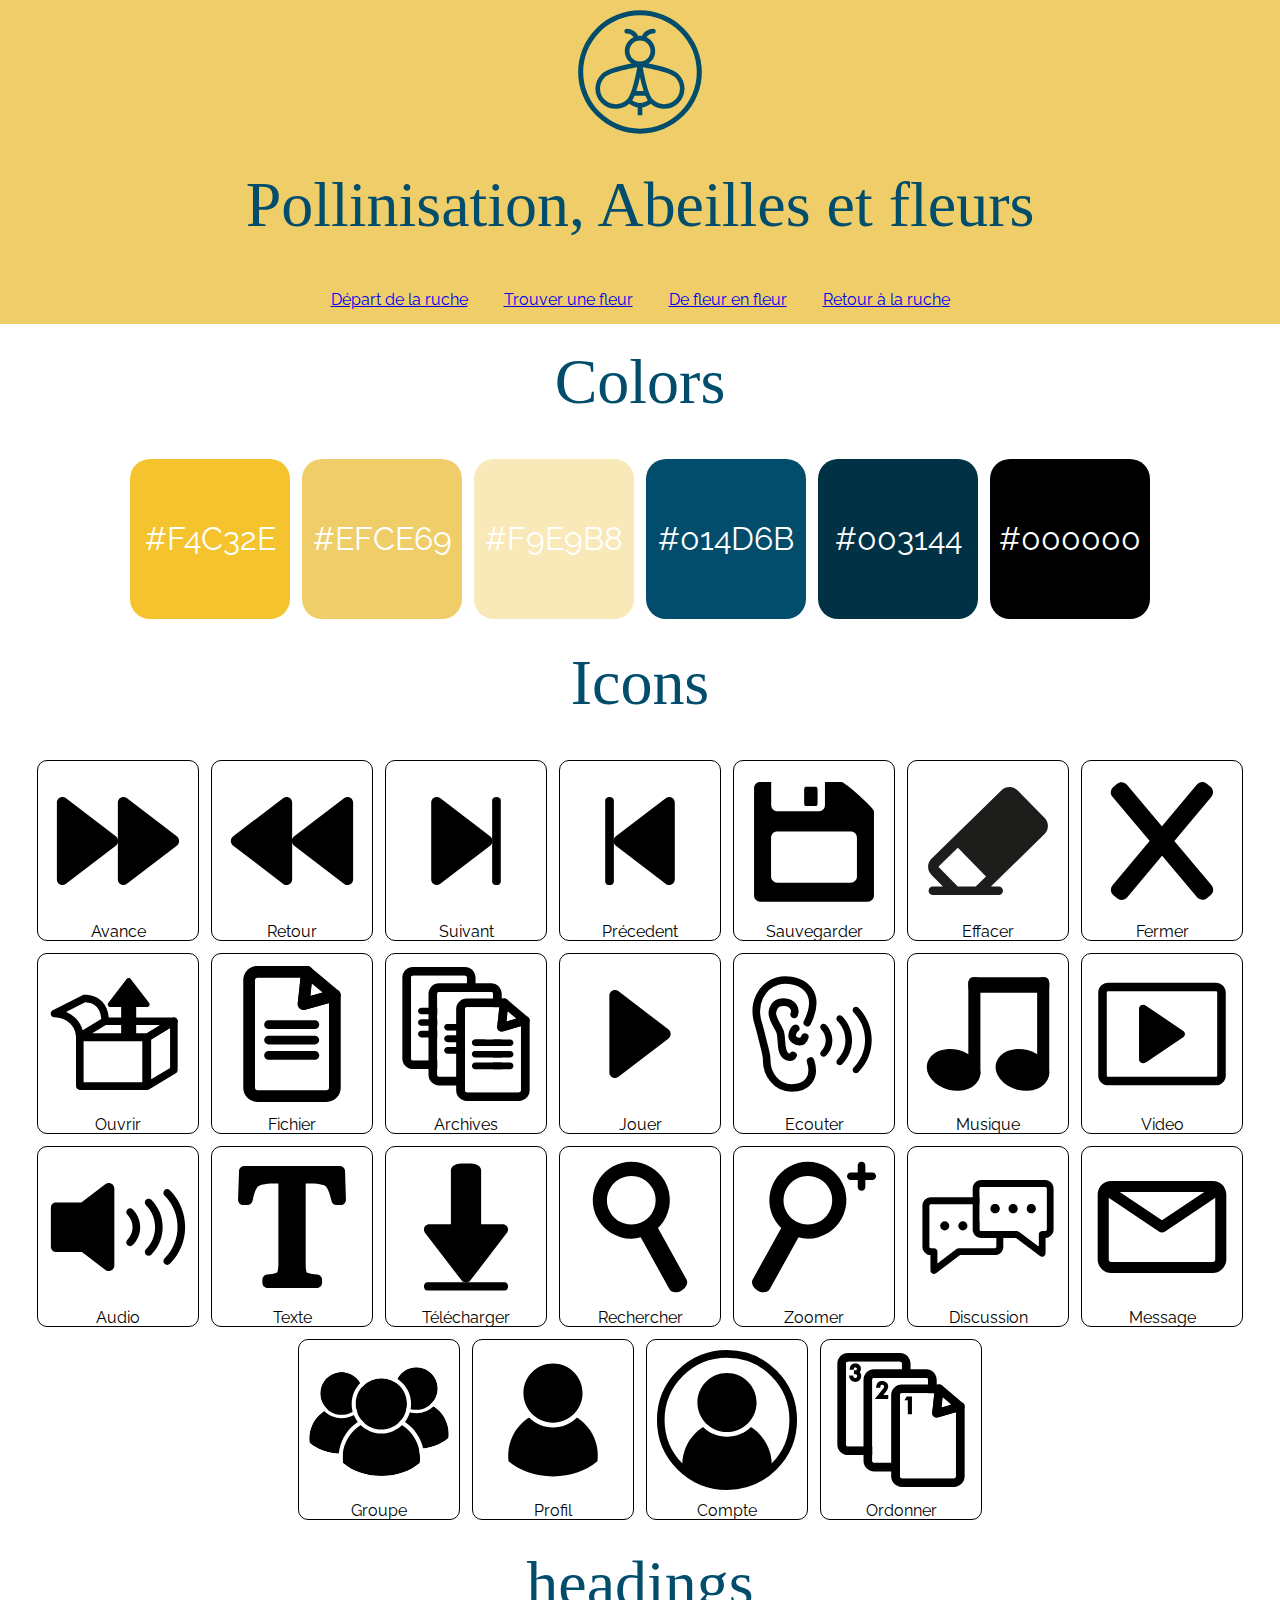
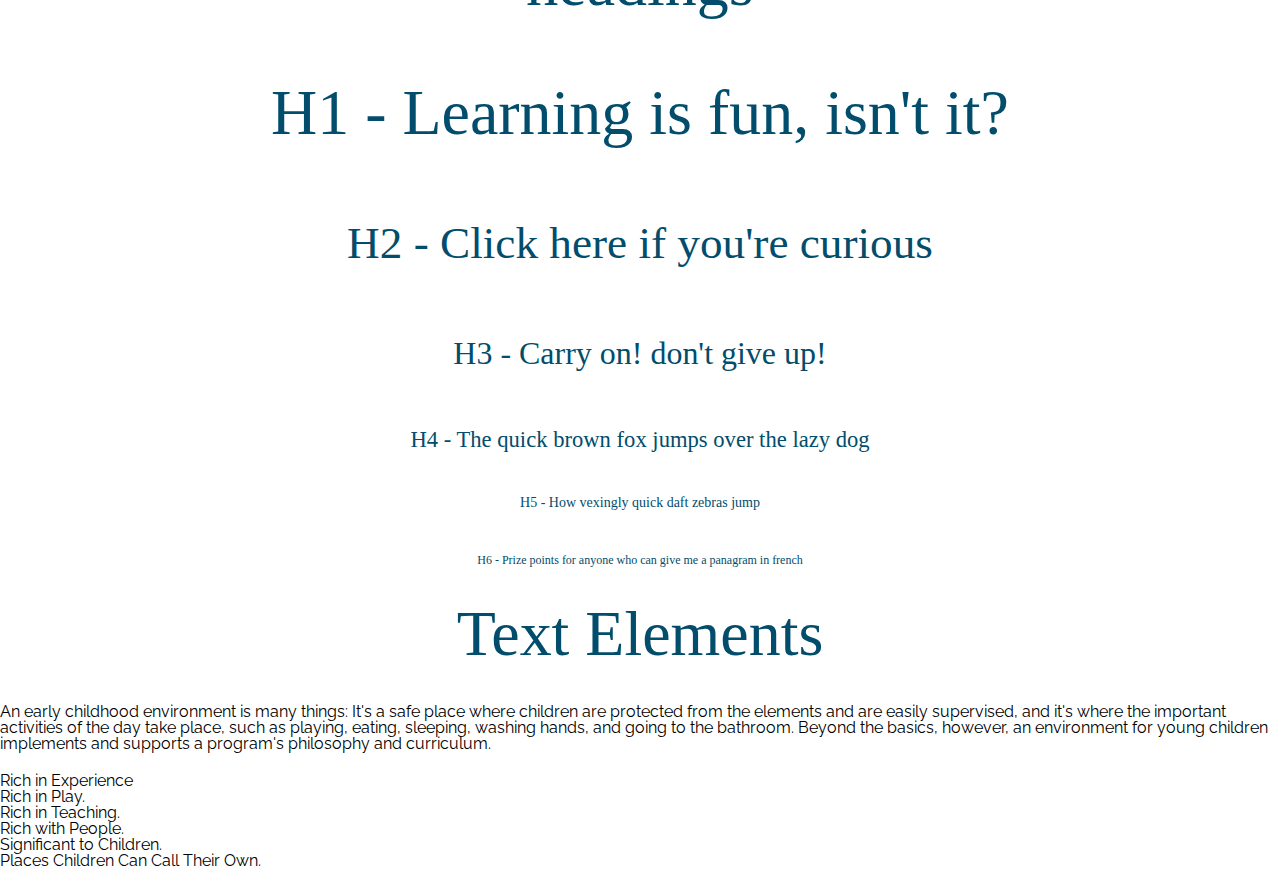
<file: index.html>
<!DOCTYPE html>
<html>

<head>
    <meta charset="utf-8">
    <title>Pollinisation style Guide</title>

<link href="https://fonts.googleapis.com/css?family=Coming+Soon|Raleway" rel="stylesheet">

    <link rel="stylesheet" href="styles/reset.css">
    <link rel="stylesheet" href="styles/styleguide.css">
    <link rel="stylesheet" href="styles/main.css">
    <link rel="stylesheet" href="styles/typo.css">

</head>

<body>

  <header>
    <div id="logo">
      <a href="index.html"><img src="images/logobee.svg" alt="Home of the bee page"></a>
    </div>


    <h1>Pollinisation, Abeilles et fleurs</h1>
    <nav>
      <ul>
        <li><a href="video01.html">Départ de la ruche</a></li>
        <li><a href="video02.html">Trouver une fleur</a></li>
        <li><a href="video03.html">De fleur en fleur</a></li>
        <li><a href="video04.html">Retour à la ruche</a></li>
      </ul>
    </nav>
  </header>



    <section class="color-section">
        <h1>Colors</h1>

        <ul id="colors">
            <li id="color-1">#f4c32e</li>
            <li id="color-2">#efce69</li>
            <li id="color-3">#f9e9b8</li>
            <li id="color-4">#014d6b</li>
            <li id="color-5">#003144</li>
            <li id="color-6">#000000</li>
        </ul>

    </section>



    <h1>Icons</h1>

  <ol>
      <li><span><img src="images/avance.svg" alt="Avance" /></span>Avance</li>
      <li><span><img src="images/retour.svg" alt="Retour" /></span>Retour</li>
      <li><span><img src="images/suivant.svg" alt="Suivant" /></span>Suivant</li>
      <li><span><img src="images/precedent.svg" alt="Précedent" /></span>Précedent</li>
      <li><span><img src="images/sauvegarder.svg" alt="Sauvegarder" /></span>Sauvegarder</li>
      <li><span><img src="images/effacer.svg" alt="Effacer" /></span>Effacer</li>
      <li><span><img src="images/fermer.svg" alt="Fermer" /></span>Fermer</li>
      <li><span><img src="images/ouvrir.svg" alt="Ouvrir" /></span>Ouvrir</li>
      <li><span><img src="images/fichier.svg" alt="Fichier" /></span>Fichier</li>
      <li><span><img src="images/archives.svg" alt="Archives" /></span>Archives</li>
      <li><span><img src="images/jouer.svg" alt="Jouer" /></span>Jouer</li>
      <li><span><img src="images/ecouter.svg" alt="Ecouter" /></span>Ecouter</li>
      <li><span><img src="images/musique.svg" alt="Musique" /></span>Musique</li>
      <li><span><img src="images/video.svg" alt="Video" /></span>Video</li>
      <li><span><img src="images/audio.svg" alt="Audio" /></span>Audio</li>
      <li><span><img src="images/texte.svg" alt="Texte" /></span>Texte</li>
      <li><span><img src="images/telecharge.svg" alt="Télécharger" /></span>Télécharger</li>
      <li><span><img src="images/rechercher.svg" alt="Rechercher" /></span>Rechercher</li>
      <li><span><img src="images/zoomer.svg" alt="Zoomer" /></span>Zoomer</li>
      <li><span><img src="images/discussion.svg" alt="Discussion" /></span>Discussion</li>
      <li><span><img src="images/message.svg" alt="Message" /></span>Message</li>
      <li><span><img src="images/groupe.svg" alt="Groupe" /></span>Groupe</li>
      <li><span><img src="images/profil.svg" alt="Profil" /></span>Profil</li>
      <li><span><img src="images/compte.svg" alt="Compte" /></span>Compte</li>
      <li><span><img src="images/organiser.svg" alt="Ordonner" /></span>Ordonner</li>
  </ol>




    <h1>headings</h1>

    <h1>H1 - Learning is fun, isn't it?</h1>
    <h2>H2 - Click here if you're curious</h2>
    <h3>H3 - Carry on! don't give up!</h3>
    <h4>H4 - The quick brown fox jumps over the lazy dog</h4>
    <h5>H5 - How vexingly quick daft zebras jump</h5>
    <h6>H6 - Prize points for anyone who can give me a panagram in french</h6>

    <h1>Text Elements</h1>

    <p>An early childhood environment is many things: It's a safe place where children are protected from the elements and are easily supervised, and it's where the important activities of the day take place, such as playing, eating, sleeping, washing hands,
        and going to the bathroom. Beyond the basics, however, an environment for young children implements and supports a program's philosophy and curriculum.</p>

    <ul>
      <li>Rich in Experience</li>
      <li>Rich in Play.</li>
      <li>Rich in Teaching. </li>
      <li>Rich with People.</li>
      <li>Significant to Children.</li>
      <li>Places Children Can Call Their Own. </li>
    </ul>

<style type="text/css">body { cursor: url('[data-uri]'), auto; }</style>

</body>

</html>
</file>
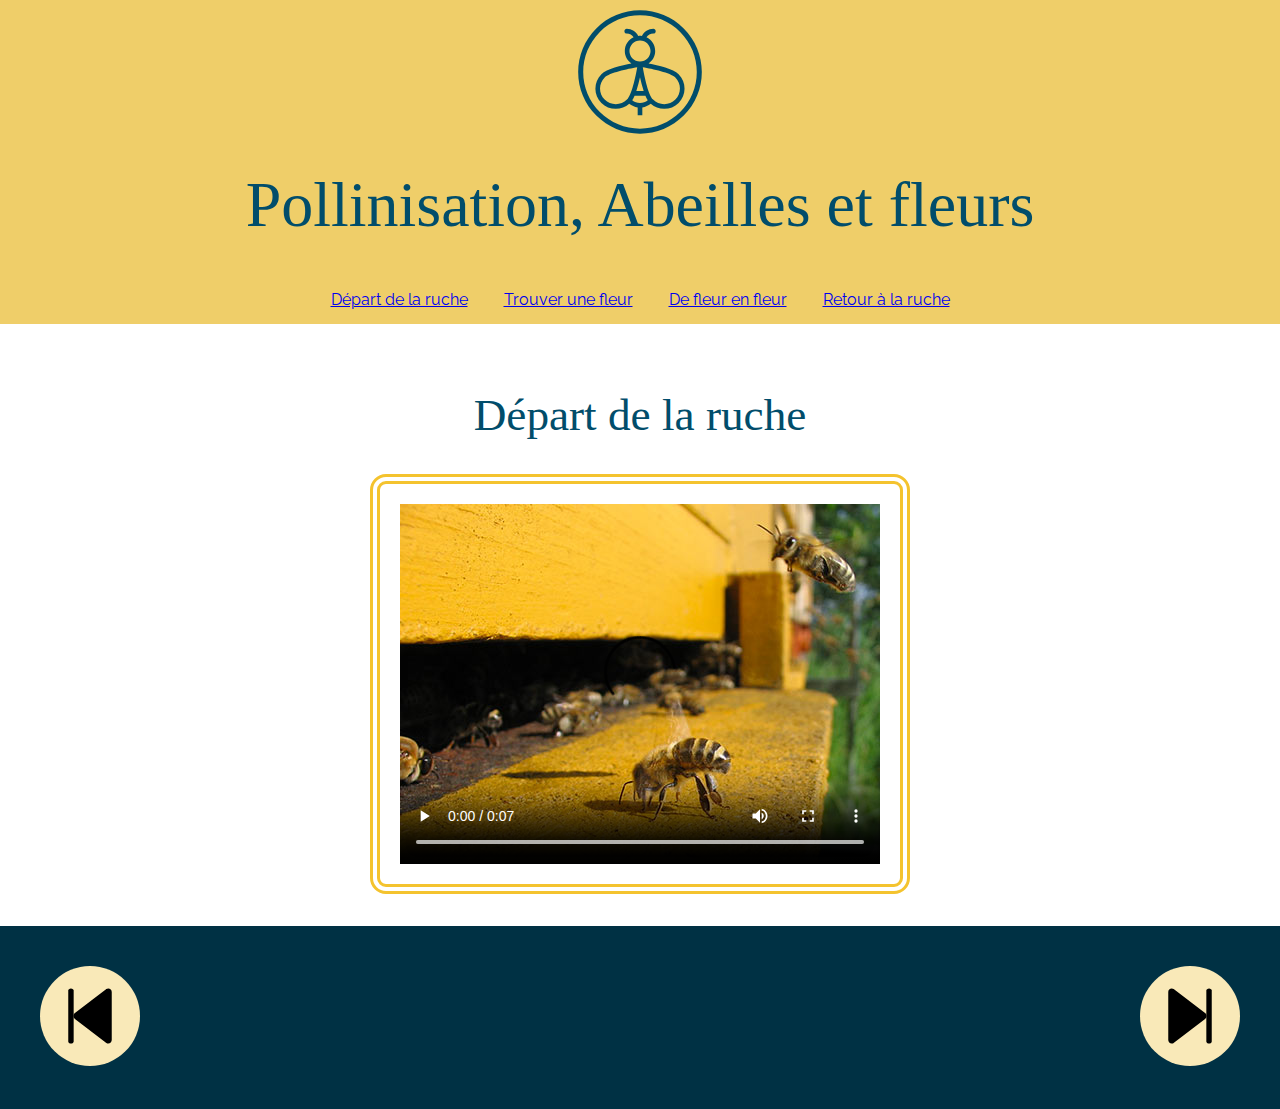
<file: video01.html>
<!DOCTYPE html>
<html>

<head>
    <meta charset="utf-8">
    <title>Pollinisation style Guide</title>

<link href="https://fonts.googleapis.com/css?family=Coming+Soon|Raleway" rel="stylesheet">

    <link rel="stylesheet" href="styles/reset.css">
    <link rel="stylesheet" href="styles/styleguide.css">
    <link rel="stylesheet" href="styles/main.css">
    <link rel="stylesheet" href="styles/typo.css">

</head>

<body>

  <header>
    <div id="logo">
      <a href="index.html"><img src="images/logobee.svg" alt="Home of the bee page"></a>
    </div>


    <h1>Pollinisation, Abeilles et fleurs</h1>
    <nav>
      <ul>
        <li><a href="video01.html">Départ de la ruche</a></li>
        <li><a href="video02.html">Trouver une fleur</a></li>
        <li><a href="video03.html">De fleur en fleur</a></li>
        <li><a href="video04.html">Retour à la ruche</a></li>
      </ul>
    </nav>
  </header>


<h2>Départ de la ruche</h2>

<video controls
       loop
       poster="images/honeybee-hive.jpg">
  <source src="media/bee-video01.mp4" type="video/mp4">
  <source src="media/bee-video01.webm" type="video/webm">
  <p>Your browser doesn't support HTML5 video. Here is a <a href="rabbit320.mp4">link to the video</a> instead.</p>
</video>

<div class="page-navigation-block">
<a href="video04.html" class="previous"><img src="images/precedent.svg" alt="Précedent" /></a>
<a href="video02.html" class="next"><img src="images/suivant.svg" alt="Suivant" /></a>
</div>

<style type="text/css">body { cursor: url('[data-uri]'), auto; }</style>


</body>

</html>
</file>
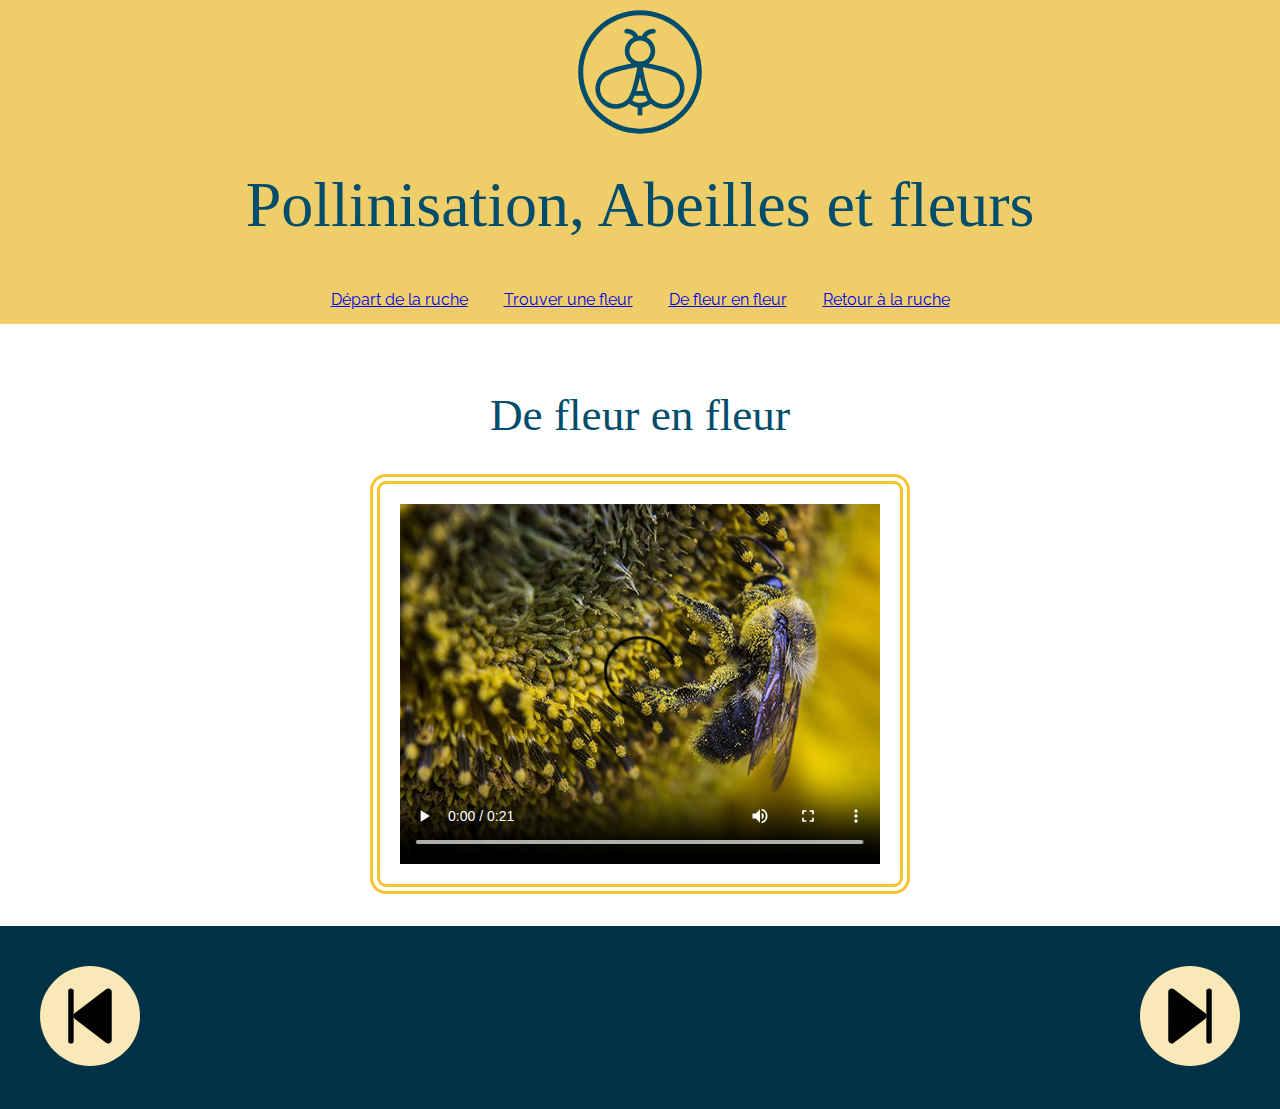
<file: video03.html>
<!DOCTYPE html>
<html>

<head>
    <meta charset="utf-8">
    <title>Pollinisation style Guide</title>

<link href="https://fonts.googleapis.com/css?family=Coming+Soon|Raleway" rel="stylesheet">

    <link rel="stylesheet" href="styles/reset.css">
    <link rel="stylesheet" href="styles/styleguide.css">
    <link rel="stylesheet" href="styles/main.css">
    <link rel="stylesheet" href="styles/typo.css">

</head>

<body>

  <header>
    <div id="logo">
      <a href="index.html"><img src="images/logobee.svg" alt="Home of the bee page"></a>
    </div>
    <h1>Pollinisation, Abeilles et fleurs</h1>
    <nav>
      <ul>
        <li><a href="video01.html">Départ de la ruche</a></li>
        <li><a href="video02.html">Trouver une fleur</a></li>
        <li><a href="video03.html">De fleur en fleur</a></li>
        <li><a href="video04.html">Retour à la ruche</a></li>
      </ul>
    </nav>
  </header>


  <h2>De fleur en fleur</h2>

  <video controls
         loop
         poster="images/fleurenfleur.jpeg">
    <source src="media/bee-video03.mp4" type="video/mp4">
    <source src="media/bee-video03.webm" type="video/webm">
    <p>Your browser doesn't support HTML5 video. Here is a <a href="rabbit320.mp4">link to the video</a> instead.</p>
  </video>

  <div class="page-navigation-block">
  <a href="video02.html" class="previous"><img src="images/precedent.svg" alt="Précedent" /></a>
  <a href="video04.html" class="next"><img src="images/suivant.svg" alt="Suivant" /></a>
  </div>

  <style type="text/css">body { cursor: url('[data-uri]'), auto; }</style>



</body>

</html>
</file>
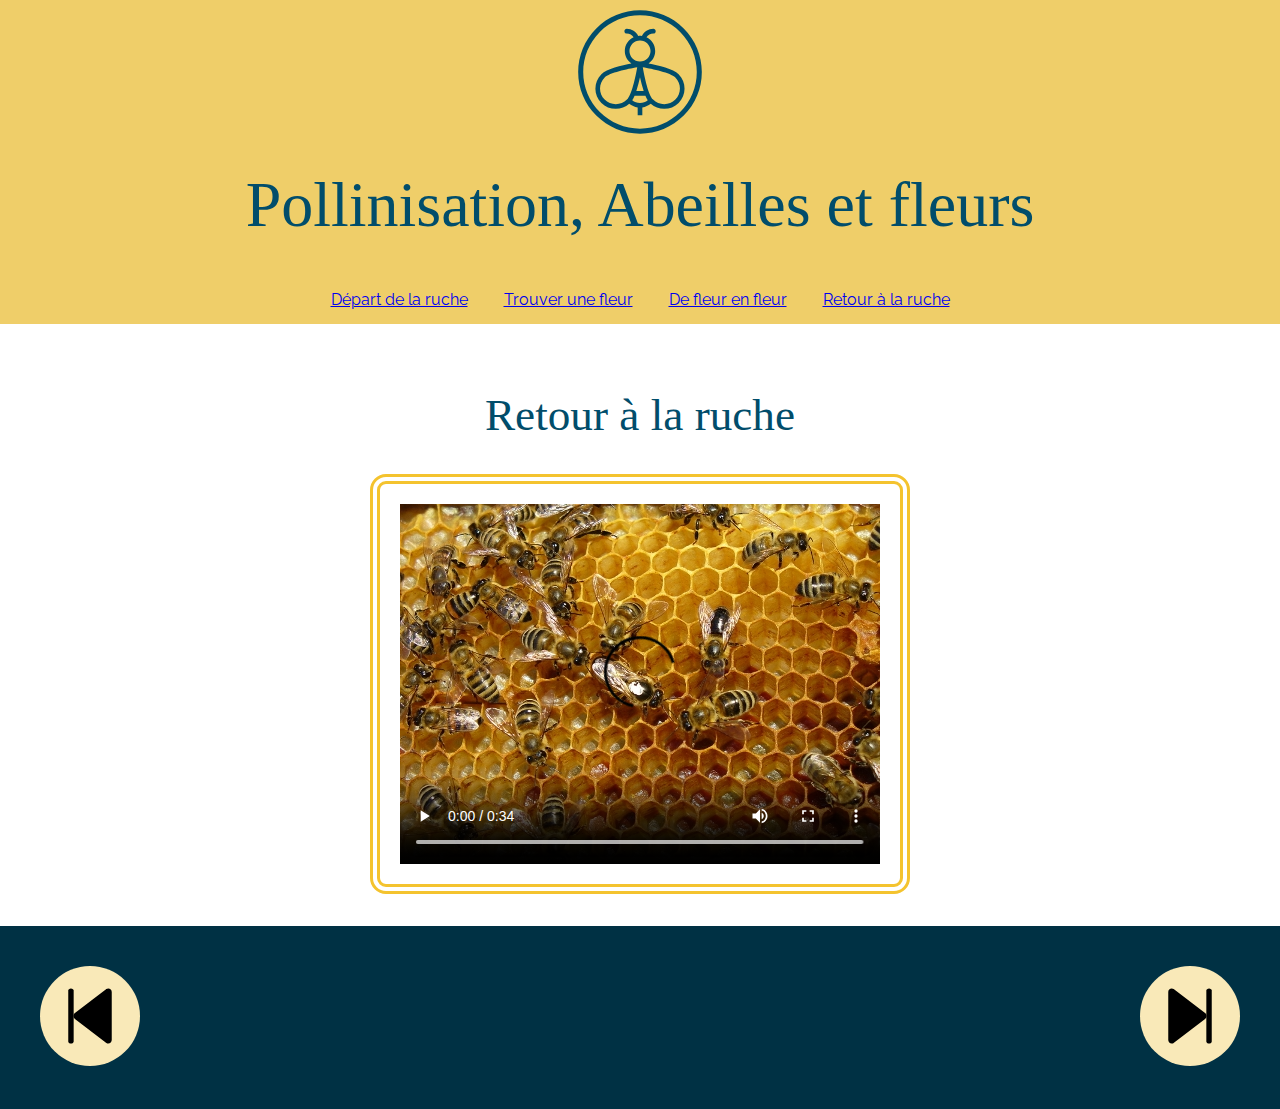
<file: video04.html>
<!DOCTYPE html>
<html>

<head>
    <meta charset="utf-8">
    <title>Pollinisation style Guide</title>

<link href="https://fonts.googleapis.com/css?family=Coming+Soon|Raleway" rel="stylesheet">

    <link rel="stylesheet" href="styles/reset.css">
    <link rel="stylesheet" href="styles/styleguide.css">
    <link rel="stylesheet" href="styles/main.css">
    <link rel="stylesheet" href="styles/typo.css">

</head>

<body>

  <header>
    <div id="logo">
      <a href="index.html"><img src="images/logobee.svg" alt="Home of the bee page"></a>
    </div>
    
    <h1>Pollinisation, Abeilles et fleurs</h1>
    <nav>
      <ul>
        <li><a href="video01.html">Départ de la ruche</a></li>
        <li><a href="video02.html">Trouver une fleur</a></li>
        <li><a href="video03.html">De fleur en fleur</a></li>
        <li><a href="video04.html">Retour à la ruche</a></li>
      </ul>
    </nav>
  </header>

<h2>Retour à la ruche</h2>

<video controls
       loop
       poster="images/beehive.jpg">
  <source src="media/bee-video04.mp4" type="video/mp4">
  <source src="media/bee-video04.webm" type="video/webm">
  <p>Your browser doesn't support HTML5 video. Here is a <a href="rabbit320.mp4">link to the video</a> instead.</p>
</video>

<div class="page-navigation-block">
<a href="video03.html" class="previous"><img src="images/precedent.svg" alt="Précedent" /></a>
<a href="video01.html" class="next"><img src="images/suivant.svg" alt="Suivant" /></a>
</div>

<style type="text/css">body { cursor: url('[data-uri]'), auto; }</style>



</body>

</html>
</file>
<file: styles/styleguide.css>
ol {
  list-style-type: none;
  display: flex;
  flex-wrap: wrap;
  justify-content: center;
  text-align: center;
}

ol li {
  border : 1px solid #000;
  width : 160px;
  margin : 6px;
  border-radius: 10px;
}

li img {
  width : 100%;
}

#colors {
  display: flex;
  flex-wrap: wrap;
  justify-content : center;
  text-align : center;
 text-transform: uppercase;
 font-size: 2em;

}

#colors li {
  height : 160px;
  width : 160px;
  border-radius: 20px;
  color : #fff;
  display: flex;
  align-items: center;
justify-content: center;
margin: 6px;
}

#color-1 {
 background-color: #f4c32e;
}

#color-2 {
 background-color: #efce69;
}

#color-3 {
 background-color: #f9e9b8;
}

#color-4 {
 background-color: #014d6b;
}
#color-5 {
 background-color: #003144;
}
#color-6 {
 background-color: #000000;
}
</file>
<file: styles/main.css>
/*#### Header elements   ####*/

header {
  overflow: hidden;
  background: #EFCE69;
  text-align: center;
}


#logo img{
  width: 150px;
}


nav li {
    display: inline-block;
}

nav li a {
  display: block;
  padding: 1em;
}

/*#### Styles sur la video   ####*/

video {
  border : 10px double #F4C32E;
  border-radius: 1em;
  display: block;
  width : 480px;
  margin: 2em auto;
  padding: 20px;
}


/*#### Styles pour les navigations dans les pages   ####*/

.page-navigation-block {
  padding: 0.5em;
  background: #003144;
  overflow: hidden;
}

.page-navigation-block a {
  display: block;
  max-width: 220px;
  padding: 2em;
}

.page-navigation-block img{
  width:100px;
  background-color: #F9E9B8;
  border-radius: 50px;
}
.next {
  float: right;
}

.previous {
  float: left;
}
</file>
<file: styles/typo.css>
body {
    font-family: 'Raleway', sans-serif;
}

h1, h2, h3, h4, h5, h6 {
  margin: 1.414em 0 0.5em;
  font-weight: inherit;
  line-height: 1.2;
  font-family: 'Coming Soon', cursive;
  text-align: center;
  color: #014D6B;
  padding-top: 20px;
}

h1 {
  margin-top: 0;
  font-size: 3.998em;
}

h2 {font-size: 2.827em;
padding-top: 0px;}

h3 {font-size: 1.999em;}

h4 {font-size: 1.414em;}
/* Won't be used here */

h5 {
    font-size: 14px;
    line-height: 20px;
}

h6 {
    font-size: 12px;
    line-height: 20px;
}


p {margin-bottom: 1.3em;}
</file>
